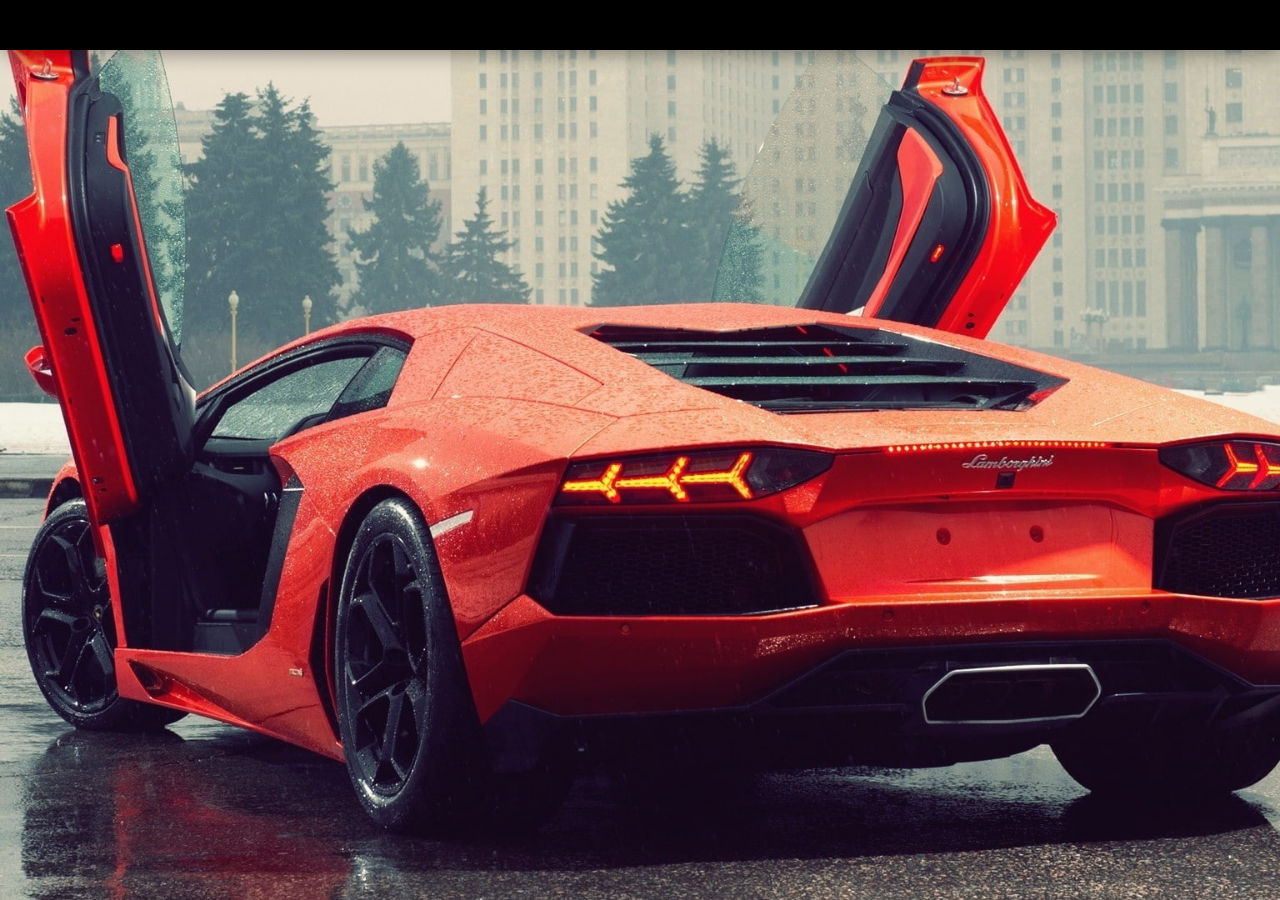
<file: index.html>
<!DOCTYPE html>
<html lang="en">
<head>
    <meta charset="UTF-8">
    <link rel="stylesheet" href="style.css">
    <link href='https://unpkg.com/boxicons@2.1.4/css/boxicons.min.css' rel='stylesheet'>   <title>Clasic Cars</title>
    <link rel="preconnect" href="https://fonts.googleapis.com">
    <link rel="preconnect" href="https://fonts.gstatic.com" crossorigin>
    <link href="https://fonts.googleapis.com/css2?family=Audiowide&display=swap" rel="stylesheet">
</head>
<body>
    <img class="video" src="wallpaperflare.com_wallpaper (1).jpg">

    <div class="kolchi1">
        <div class="tete">
            <nav class="head">
                <a href="#" class="logo"><span>C</span>LASIC</a>
                <ul>
                    <li class="Home"><a href="#">Home</a></li>
                    <li><a href="service.html">Service</a></li>
                    <li><a href="about.html">About</a></li>
                    <li><a href="contct.html">Contact</a></li>
                </ul>               <div class="media">
                    <a href="#"><i class='bx bxl-twitter'></i></a>
                    <a href="#"><i class='bx bxl-facebook' ></i></a>
                    <a href="#"><i class='bx bxl-instagram-alt' ></i></a>
                </div>
            </nav>
        </div>

        <div class="blur"></div>

        <section class="sec1">
            <h1>VELOCITAS </h1>
            <div class="line"></div>
            <p class="wasat">Experience the pinnacle 
                of automotive innovation with the Aventador
                . Powered by advanced AI-assisted driving systems,
                 precision-engineered aerodynamics, and cutting-edge
                  hybrid technology, this car is designed for those who 
                  demand performance and sophistication in equal measure</p>

            <div class="botton">
                <a href="">Hire Me</a>
                <a href="">Let's Talk</a>
            </div>

            <div class="chorohat">
                <div class="charh1" id="carre1">
                    <h4 class="A1">Seamless Transitions</h4>
                    <p>Automated gear shifts ensure efficiency and smooth driving experiences</p>

                </div>

                <div class="charh1" id="carre2">
                    <h4 class="A2">Precision Engineering</h4>
                    <p>Lightweight materials deliver speed, durability, and peak performance.</p>
                </div>

                <div class="charh1" id="carre3">
                    <h4 class="A3">Advanced Driving Methods</h4>
                    <p>Adaptive cruise control ensures safety and intuitive autonomous driving.</p>
                </div>

                <div class="charh1" id="carre4">
                    <h4 class="A4">Sustainable Innovation</h4>
                    <p>Hybrid powertrains offer eco-friendly driving with optimal performance balance.</p>
                </div>
            </div>

        </section>
    </div>
    
</body>
</html>
</file>
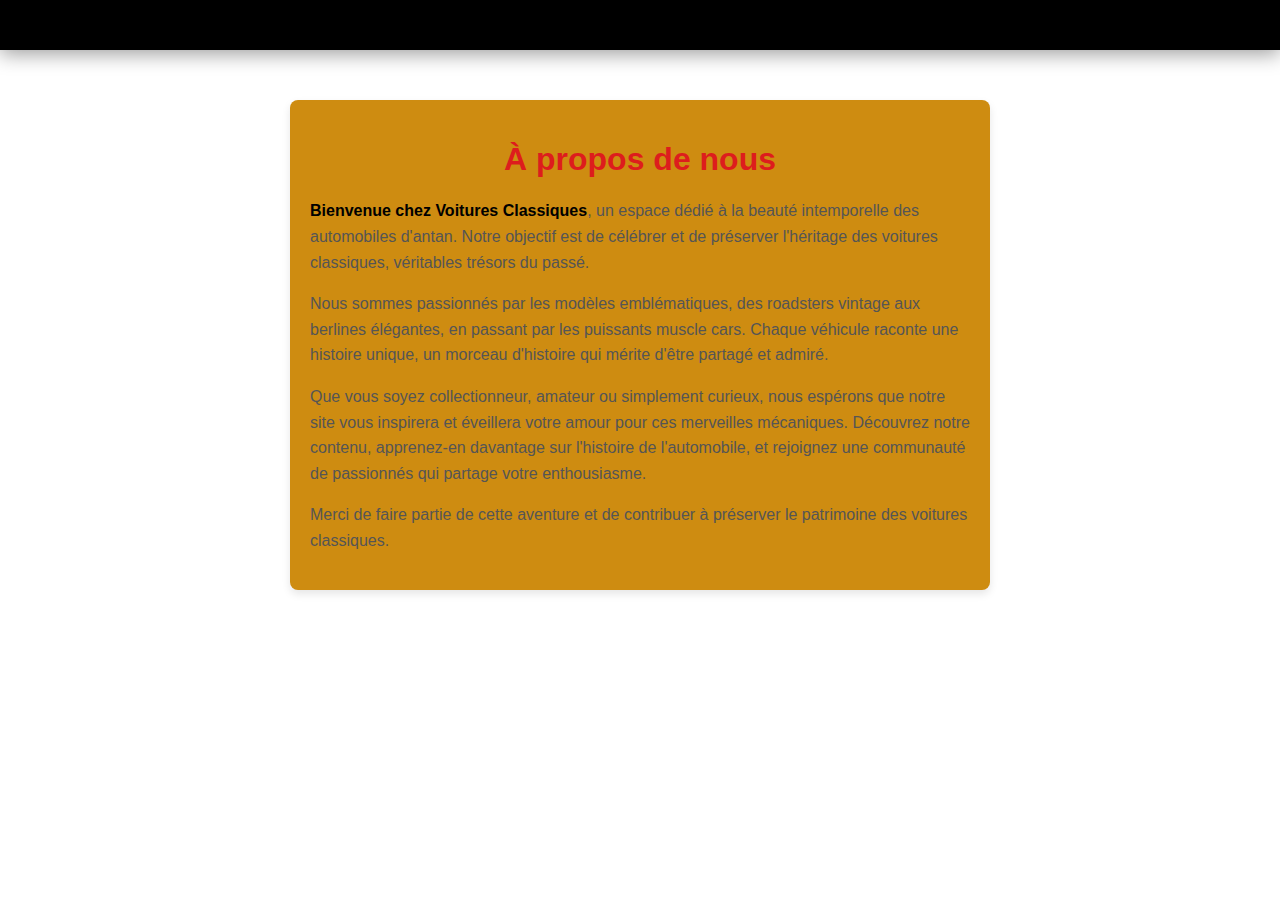
<file: about.html>
<!DOCTYPE html>
<html lang="fr">
<head>
  <meta charset="UTF-8">
  <meta name="viewport" content="width=device-width, initial-scale=1.0">
  <title>À propos - Voitures Classiques</title>
  <style>
    body {
  font-family: Arial, sans-serif;
  background-color: #e9b91a;
  margin: 0;
  padding: 0;
}

.about-container {
  max-width: 700px;
  margin: 50px auto;
  background: #ce8c11;
  padding: 20px;
  border-radius: 8px;
  box-shadow: 0 4px 8px rgba(0, 0, 0, 0.1);
}

h1 {
  text-align: center;
  color: #dd1d1d;
  margin-bottom: 20px;
}

.about-content {
  font-size: 16px;
  color: #555;
  line-height: 1.6;
}

.about-content strong {
  color: #000;
}

  </style>
  <link rel="stylesheet" href="style.css">
</head>
<body>
    <div class="kolchi1">
        <div class="tete">
            <nav class="head">
                <a href="#" class="logo"><span>C</span>LASIC</a>
                <ul>
                    <li class="Home"><a href="index.html">Home</a></li>
                    <li><a href="service.html">Service</a></li>
                    <li><a href="about.html">About</a></li>
                    <li><a href="contct.html">Contact</a></li>
                </ul>               <div class="media">
                    <a href="#"><i class='bx bxl-twitter'></i></a>
                    <a href="#"><i class='bx bxl-facebook' ></i></a>
                    <a href="#"><i class='bx bxl-instagram-alt' ></i></a>
                </div>
            </nav>
        </div>
  <div class="about-container">
    <h1>À propos de nous</h1>
    <div class="about-content">
      <p><strong>Bienvenue chez Voitures Classiques</strong>, un espace dédié à la beauté intemporelle des automobiles d'antan. Notre objectif est de célébrer et de préserver l'héritage des voitures classiques, véritables trésors du passé.</p>
      <p>Nous sommes passionnés par les modèles emblématiques, des roadsters vintage aux berlines élégantes, en passant par les puissants muscle cars. Chaque véhicule raconte une histoire unique, un morceau d'histoire qui mérite d'être partagé et admiré.</p>
      <p>Que vous soyez collectionneur, amateur ou simplement curieux, nous espérons que notre site vous inspirera et éveillera votre amour pour ces merveilles mécaniques. Découvrez notre contenu, apprenez-en davantage sur l'histoire de l'automobile, et rejoignez une communauté de passionnés qui partage votre enthousiasme.</p>
      <p>Merci de faire partie de cette aventure et de contribuer à préserver le patrimoine des voitures classiques.</p>
    </div>
  </div>
</body>
</html>
</file>
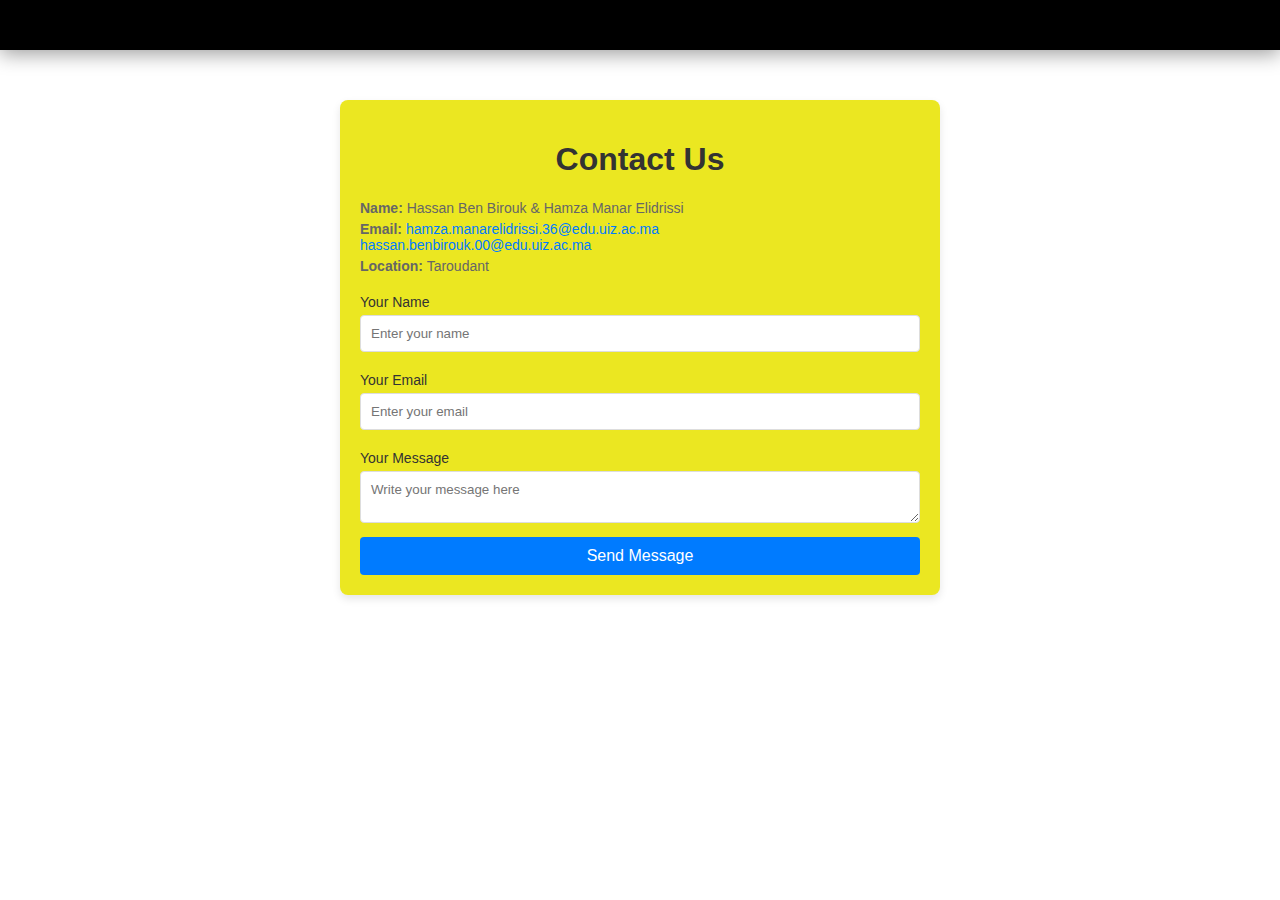
<file: contct.html>
<!DOCTYPE html>
<html lang="en">
<head>
  <meta charset="UTF-8">
  <meta name="viewport" content="width=device-width, initial-scale=1.0">
  <title>Contact Us</title>
  <style>
  body {
    font-family: Arial, sans-serif;
    background-color: #e98008;
    margin: 0;
    padding: 0;
  }
  
  .contact-container {
    max-width: 600px;
    margin: 50px auto;
    background: #ebe721;
    padding: 20px;
    border-radius: 8px;
    box-shadow: 0 4px 8px rgba(0, 0, 0, 0.1);
  }
  
  h1 {
    text-align: center;
    color: #333;
  }
  
  .contact-info {
    margin-bottom: 20px;
  }
  
  .contact-info p {
    font-size: 14px;
    color: #666;
    margin: 5px 0;
  }
  
  .contact-info a {
    color: #007BFF;
    text-decoration: none;
  }
  
  .contact-info a:hover {
    text-decoration: underline;
  }
  
  .contact-form label {
    display: block;
    margin: 10px 0 5px;
    font-size: 14px;
    color: #333;
  }
  
  .contact-form input, 
  .contact-form textarea {
    width: 100%;
    padding: 10px;
    margin-bottom: 10px;
    border: 1px solid #ddd;
    border-radius: 4px;
  }
  
  .contact-form button {
    display: block;
    width: 100%;
    padding: 10px;
    background-color: #007BFF;
    color: #fff;
    border: none;
    border-radius: 4px;
    font-size: 16px;
    cursor: pointer;
  }
  
  .contact-form button:hover {
    background-color: #0056b3;
  }
  </style>
  <link rel="stylesheet" href="style.css">
</head>
<body>
    <div class="kolchi1">
        <div class="tete">
            <nav class="head">
                <a href="#" class="logo"><span>C</span>LASIC</a>
                <ul>
                    <li class="Home"><a href="index.html">Home</a></li>
                    <li><a href="service.html">Service</a></li>
                    <li><a href="about.html">About</a></li>
                    <li><a href="contct.html">Contact</a></li>
                </ul>               <div class="media">
                    <a href="#"><i class='bx bxl-twitter'></i></a>
                    <a href="#"><i class='bx bxl-facebook' ></i></a>
                    <a href="#"><i class='bx bxl-instagram-alt' ></i></a>
                </div>
            </nav>
        </div>

  <div class="contact-container">
    <h1>Contact Us</h1>
    <div class="contact-info">
      <p><strong>Name:</strong> Hassan Ben Birouk & Hamza Manar Elidrissi</p>
      <p><strong>Email:</strong> 
        <a href="mailto:hamza.manarelidrissi.36@edu.uiz.ac.ma">hamza.manarelidrissi.36@edu.uiz.ac.ma</a><br>
        <a href="mailto:hassan.benbirouk.00@edu.uiz.ac.ma">hassan.benbirouk.00@edu.uiz.ac.ma</a>
      </p>
      <p><strong>Location:</strong> Taroudant</p>
    </div>
    <form class="contact-form">
      <label for="name">Your Name</label>
      <input type="text" id="name" name="name" placeholder="Enter your name" required>

      <label for="email">Your Email</label>
      <input type="email" id="email" name="email" placeholder="Enter your email" required>

      <label for="message">Your Message</label>
      <textarea id="message" name="message" placeholder="Write your message here" required></textarea>

      <button type="submit">Send Message</button>
    </form>
  </div>
</body>
</html>
</file>
<file: style.css>
*{
    box-sizing: border-box;
    font-family: 'Segoe UI', Tahoma, Geneva, Verdana, sans-serif;
    background-image: ;
}

::selection{
    background-color: rgba(255, 0, 0, 0.314);
    color: rgb(255, 255, 255);
}

body{
    background-color: rgb(255, 255, 255);
    margin: 0;
    padding: 0;
    z-index: -1000000000;
}

@media (min-width:879px){

    .video{
        position: absolute;
        top: 0;
        left: 0;
        width: 100vw;
        height: 100%;
        object-fit: cover;
        z-index: -10000;
    }
    
    .kolchi1{
        color: white;
        width: 100vw;
        height: 100vh;
        z-index: 1;
    }
    
    .head{
        display: flex;
        justify-content: space-between;
        align-items: center;
        color: white;
        background-color: #000000;
        box-shadow: 0 4px 20px rgba(0, 0, 0, 0.39);
        padding:0 6vw;
    
    }
    
    .head .logo{
        cursor: default;
        text-decoration: none;
        font-size: 20px;
        font-weight: 600;
        letter-spacing: 2px;
        color: white;
        opacity: 0;
        transform: translate(0,-40px);
        animation: mov2 .8s ease-out forwards;
        animation-delay: 1s;
    }
    
    @keyframes mov2 {
        100% {
            transform: translate(0,0);
            opacity: 1;
        }
    }
    
    .head .logo span{
        color: rgb(255, 0, 0);
        font-weight: 700;
    }
    
    /*--------------------------------------------------*/
    
    .media {
        width: 120px;
        background-color: transparent;
        display: flex;
        justify-content: space-between;
    }
    
    .media a{
        position: absolute;
        background-color: transparent;
        display: flex;
        justify-content: space-between;
    }
    
    .media a {
        position: relative;
        display: inline-flex;
        width: 30px;
        height: 30px;
        background-color: transparent;
        color: rgb(255, 0, 0);
        text-decoration: none;
        border-radius: 50%;
        border: 2px solid rgb(255, 0, 0);
        justify-content: center;
        align-items: center;
        z-index: 1;
        overflow: hidden;
        opacity: 0;
        transform: translate(0,-40px);
        animation: mov2 .8s ease-out forwards;
        animation-delay: 2s;
    }
    
    .media a::before {
        content: '';
        position: absolute;
        top: 0;
        right: 0;
        width: 0%;
        height: 100%;
        background-color: rgb(255, 0, 0);
        z-index: -1;
        transition: .6s;
    }
    
    .media a:hover::before {
        width: 100%;
    }
    
    .media a:hover {
        color: #000000;
    }
    
    /*--------------------------------------------------*/
    
    nav ul li{
        display: inline-block;
        margin: 0px 40px;
        opacity: 0;
        transform: translate(0,-40px);
        animation: mov2 .8s ease-out forwards;
        animation-delay: 1.6s;
        transition: .8s;
    }

    nav ul li a{
        text-decoration: none;
        color: #ffffff;
        transition: .8s;
    }
    
    nav ul li a:hover{
        color:rgb(255, 0, 0);
        border-bottom: 1px solid red;
    }
    
    .sec1{
        position: absolute;
        top: -5vh;
        bottom: 20px;
        padding:0 6vw ;
    }
    
    .sec1{
        display: grid;
        justify-items: center;
        align-items: center;
        margin-top: 15vh;
    
    }
    
    .sec1 h1{
        font-family: "Audiowide", sans-serif;
        font-weight: 700;
        font-style: normal;
        font-size: 8rem;
        margin: 0;
        opacity: 0;
        transform: translate(250px,150px);
        animation: mov 1s ease-out forwards;
        animation-delay: 2.6s;
    }
    
    .sec1 h1 span{
        font-family: "Audiowide", sans-serif;
        font-weight: 700;
        font-style: normal;
        font-size: 80px;
        color: #ffffff;
    }
    
    .sec1 .line{
        width: 300px;
        height: 2px;
        background-color: rgb(255, 0, 0);
        margin:10px 0;
        opacity: 0;
        transform: translate(250px,150px);
        animation: mov 1s ease-out forwards;
        animation-delay: 3s;
    }
    
    .sec1 .wasat{
        backdrop-filter: blur(5px);
        padding:0 15px;
        border-radius: 15px;
        max-width: 450px;
        margin-bottom: 30px;
        opacity: 0;
        transform: translate(250px,150px);
        animation: mov 1s ease-out forwards;
        animation-delay: 3.4s;
    } 
    
    /*-------------------BOTTON----------------------*/
    
    .botton{
        display: flex;
        justify-content: space-between;
        justify-items: center;
        align-items: center;
        background-color: transparent;
        width: 320px;
    }
    
    .botton a {
        position: relative;
        color: #000000;
        background-color: rgb(255, 0, 0) ;
        display: inline-flex;
        justify-content: center;
        align-items: center;
        width: 134px;
        border-radius:0 20px;
        border: 2px solid rgb(255, 0, 0);
        text-decoration: none;
        font-size: 18px;
        font-weight: 500;
        padding: 5px 0px;
        letter-spacing: 1px;
        overflow: hidden;
        z-index: 1;
        transition: .8s;
        opacity: 0;
        transform: translate(250px,150px);
        animation: mov 1s ease-out forwards;
        animation-delay: 3.8s;
    }
    
    .botton a:hover {
        color: rgb(255, 0, 0);
    }
    
    .botton a:nth-child(2) {
        background-color: black;
        color: rgb(255, 0, 0);
        border-radius:20px 0;
    }
    .botton a:nth-child(2):hover {
        color: #000000;
    }
    
    .botton a:nth-child(2)::before{
        background: rgb(255, 0, 0);
    }
    
    .botton a::before {
        content: '';
        position: absolute;
        top: 0;
        left: 0;
        width:0;
        height: 100%;
        background: #000000;
        z-index: -5;
        transition:.7s ;
    }
    
    .botton a:hover::before {
        width: 100%;
    } 
    /*----------------------------------------------*/
    
    .chorohat{
        display: flex;
        grid-column-gap: 25px;
        justify-content: space-between;
        width: 88vw;
        margin-top: 50px;
        margin-bottom: 10px;
    }
    
    .chorohat .charh1{
        display: grid;
        justify-items:center ;
        align-items: center;
    }
    
    .charh1{
        max-width: 250px;
        backdrop-filter: blur(5px);
        background-image: linear-gradient(-45deg,rgb(255, 0, 0) 7%,rgba(0, 0, 0, 0.722) 7%,rgba(0, 0, 0, 0.136),rgba(0, 0, 0, 0.722) );
        padding:0 15px;
        border-radius: 15px;
        border-right:1px solid red;
        border-bottom:1px solid red;
    }

    .charh1 p{
        font-weight: 200;
    }
    
    .chorohat #carre1{
        transition: .7s;
        opacity:0;
        transform: translate(250px,-120px);
        animation: mov 1.5s ease-out forwards;
        animation-delay: 4.2s;
    }
    .chorohat #carre2{
        transition: .7s;
        opacity:0;
        transform: translate(250px,-120px);
        animation: mov 1s ease-out forwards;
        animation-delay: 4.6s;
    }
    .chorohat #carre3{
        transition: .7s;
        opacity:0;
        transform: translate(250px,-120px);
        animation: mov 1s ease-out forwards;
        animation-delay: 5s;
    }
    .chorohat #carre4{
        transition: .7s;
        opacity:0;
        transform: translate(250px,-120px);
        animation: mov 1s ease-out forwards;
        animation-delay: 5.6s;
    }
    
    #carre1:hover,#carre2:hover,#carre3:hover,#carre4:hover{
        translate:0 -20px;
        box-shadow: 0 8px 20px rgba(255, 0, 0, 0.18);
    }
    
    .charh1 h4{
        color: rgb(255, 0, 0);
    }

    .charh1 p{
        color: #ffffff73;
        font-size: 14px;
        font-weight: 100;
        font-family: Tahoma, sans-serif;
    }
    
    @keyframes mov {
        100% {
            opacity: 1;
            transform: translateX(0%);
        }
    }
    
    @keyframes mov {
        100% {
            opacity: 1;
            transform: translateX(0%);
        }
    }
    
}



@media (max-width:880px){

}
</file>
